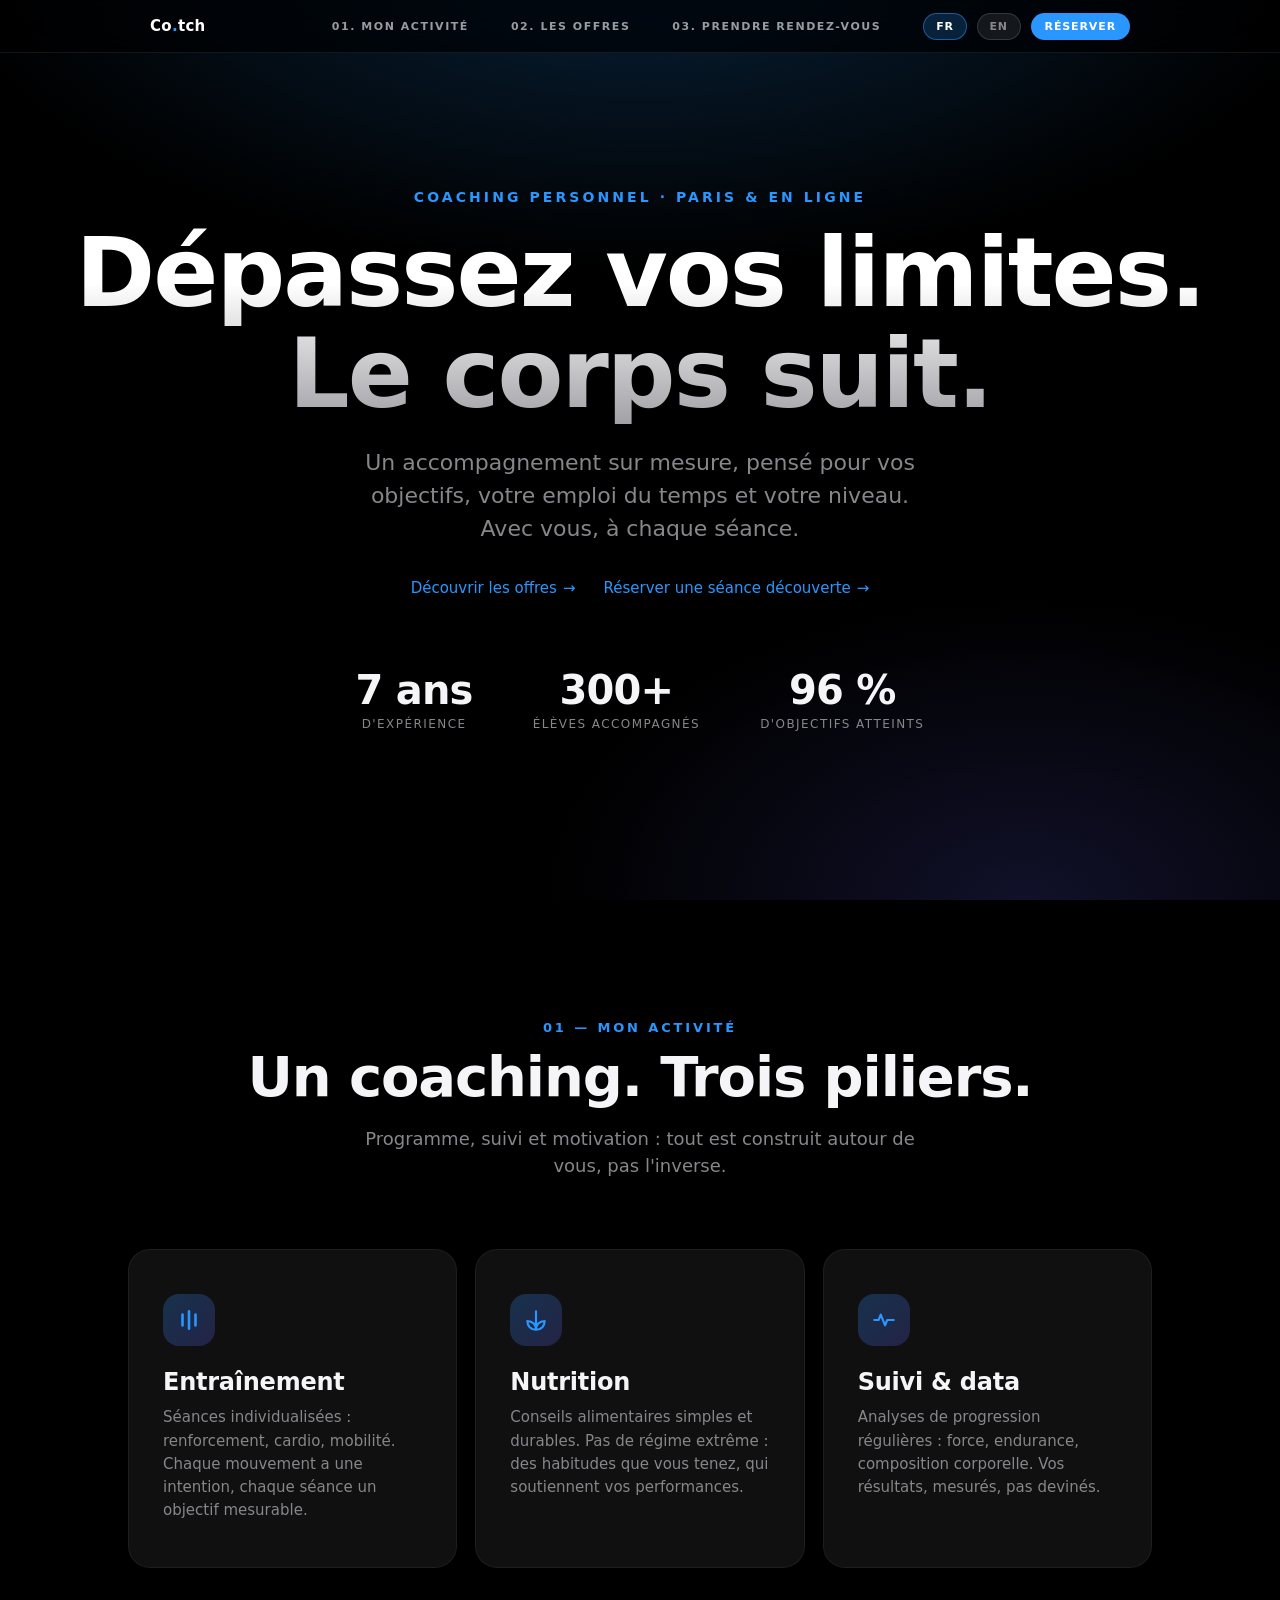
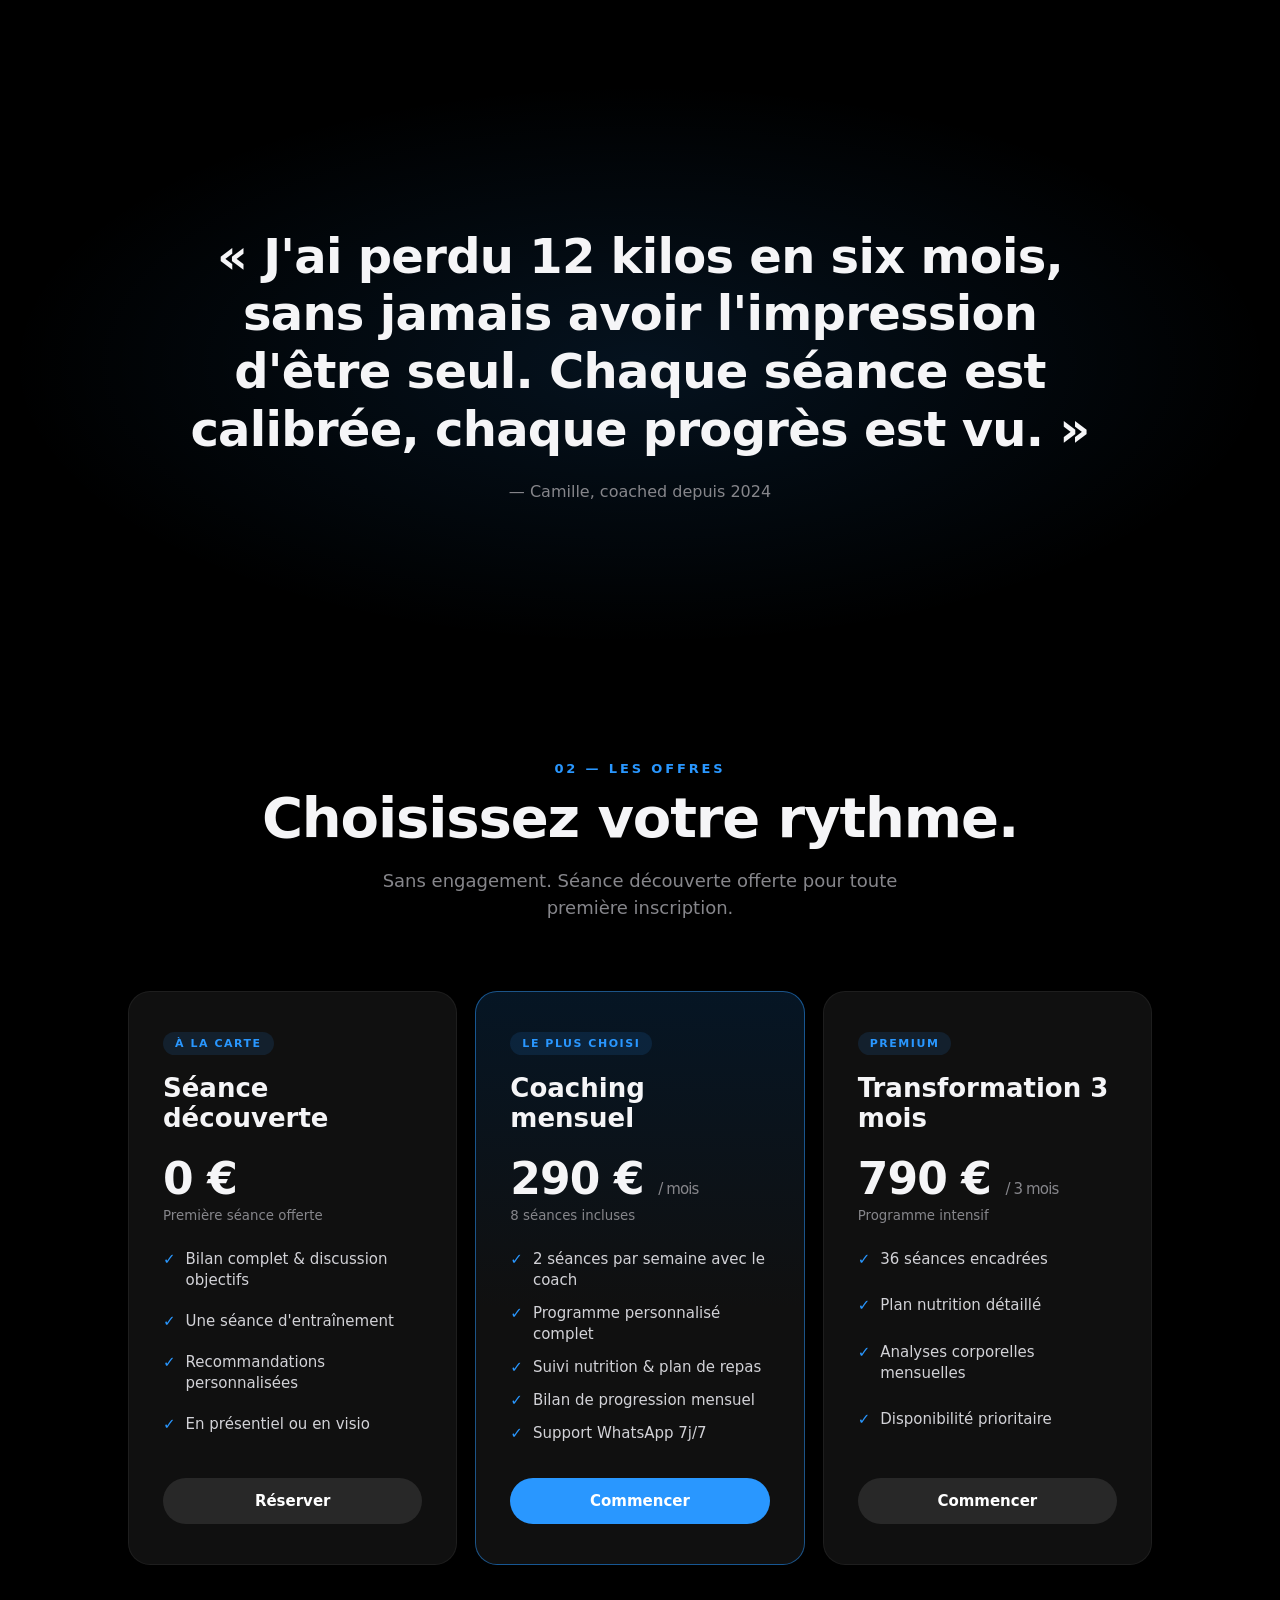
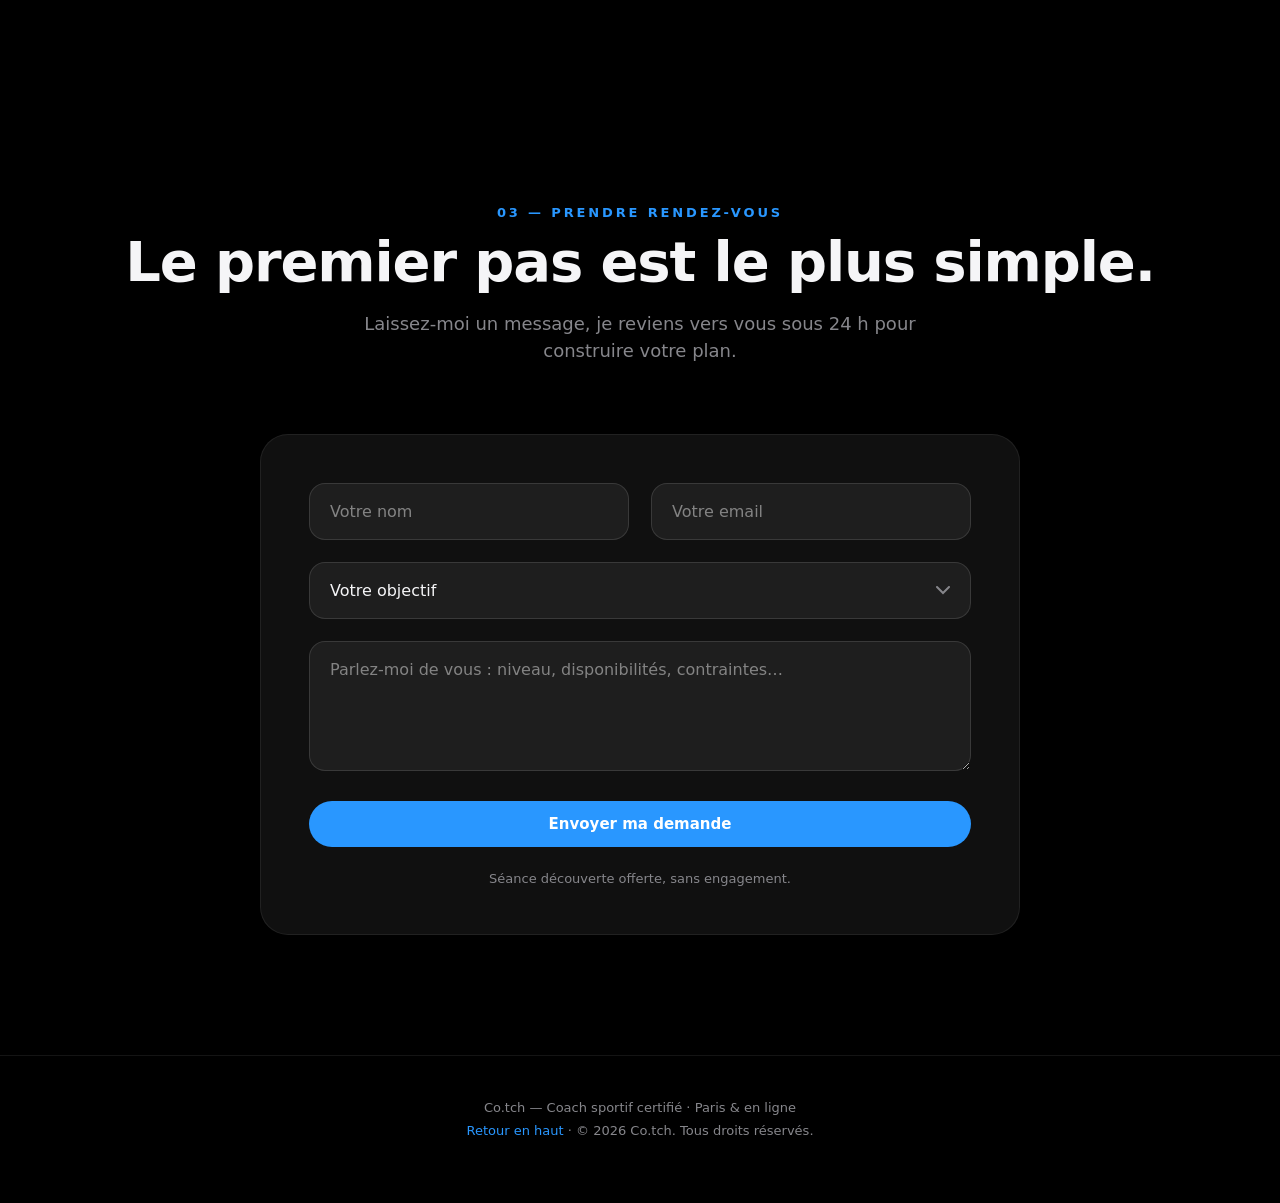
<file: coaching.html>
<!DOCTYPE html>
<html lang="fr">
<head>
<meta charset="UTF-8">
<meta name="viewport" content="width=device-width, initial-scale=1.0">
<title>Coatch — Votre coach sportif</title>
<style>
  :root {
    --bg: #000;
    --surface: #101010;
    --text: #f5f5f7;
    --muted: #86868b;
    --accent: #2997ff;
    --radius: 22px;
    font-family: -apple-system, BlinkMacSystemFont, "SF Pro Display", "Segoe UI", Inter, system-ui, sans-serif;
  }
  * { margin: 0; padding: 0; box-sizing: border-box; }
  html { scroll-behavior: smooth; }
  body { background: var(--bg); color: var(--text); -webkit-font-smoothing: antialiased; overflow-x: hidden; }
  a { color: inherit; text-decoration: none; }
  img { max-width: 100%; display: block; }

  header {
    position: fixed; top: 0; left: 0; right: 0; z-index: 100;
    backdrop-filter: saturate(180%) blur(20px);
    background: rgba(0,0,0,.72);
    border-bottom: 1px solid rgba(255,255,255,.08);
  }
  nav {
    max-width: 1024px; margin: 0 auto; padding: 0 22px;
    height: 52px; display: flex; align-items: center; justify-content: center; gap: 42px;
  }
  nav a {
    font-size: 11px; font-weight: 600; letter-spacing: .14em; text-transform: uppercase;
    color: rgba(255,255,255,.6); transition: color .25s;
  }
  nav a:hover { color: #fff; }
  .logo { font-weight: 700; font-size: 15px; letter-spacing: .02em; color: #fff; margin-right: auto; text-transform: none !important; letter-spacing: .02em !important; }
  .logo span { color: var(--accent); }

  .nav-right { display: flex; align-items: center; gap: 10px; }
  .burger {
    display: none; width: 40px; height: 40px; border: none; cursor: pointer;
    background: transparent; position: relative; z-index: 110; padding: 10px;
  }
  .burger span {
    display: block; width: 100%; height: 1.6px; background: #fff; border-radius: 2px;
    transition: transform .3s cubic-bezier(.2,.8,.2,1), opacity .2s;
  }
  .burger span + span { margin-top: 6px; }
  .burger.open span:nth-child(1) { transform: translateY(7.6px) rotate(45deg); }
  .burger.open span:nth-child(2) { opacity: 0; }
  .burger.open span:nth-child(3) { transform: translateY(-7.6px) rotate(-45deg); }
  .mobile-menu {
    position: fixed; top: 52px; left: 0; right: 0; z-index: 99;
    background: rgba(0,0,0,.9); backdrop-filter: saturate(180%) blur(20px);
    border-bottom: 1px solid rgba(255,255,255,.08);
    display: flex; flex-direction: column; padding: 14px 24px 22px; gap: 4px;
    transform: translateY(-8px); opacity: 0; pointer-events: none;
    transition: transform .35s cubic-bezier(.2,.8,.2,1), opacity .3s;
  }
  .mobile-menu.open { transform: none; opacity: 1; pointer-events: auto; }
  .mobile-menu a {
    font-size: 15px; font-weight: 600; letter-spacing: .02em; text-transform: none;
    color: var(--text); padding: 13px 6px; border-bottom: 1px solid rgba(255,255,255,.06);
  }
  .mobile-menu a:last-of-type { border-bottom: none; }
  .mobile-menu .m-cta { color: var(--accent); }
  @media (max-width: 720px) {
    nav > a[data-i18n] { display: none; }
    .burger { display: block; }
  }
  .cta-nav {
    font-size: 11px; font-weight: 600; color: #fff !important;
    background: var(--accent); padding: 7px 14px; border-radius: 980px;
    letter-spacing: .08em; text-transform: uppercase; transition: filter .2s;
  }
  .cta-nav:hover { filter: brightness(1.15); }
  .lang-switch {
    background: rgba(255,255,255,.08); border: 1px solid rgba(255,255,255,.14);
    color: var(--muted); font-family: inherit; font-size: 11px; font-weight: 600;
    letter-spacing: .06em; padding: 6px 12px; border-radius: 980px; cursor: pointer;
    transition: background .2s, color .2s; text-transform: uppercase;
  }
  .lang-switch:hover { background: rgba(255,255,255,.16); color: #fff; }
  .lang-switch.active { background: rgba(41,151,255,.2); color: #fff; border-color: rgba(41,151,255,.5); }

  section { padding: 120px 22px; }

  .hero {
    min-height: 100vh; display: flex; flex-direction: column;
    align-items: center; justify-content: center; text-align: center;
    background:
      radial-gradient(1200px 600px at 50% -10%, rgba(41,151,255,.25), transparent 60%),
      radial-gradient(800px 500px at 80% 100%, rgba(94,92,230,.18), transparent 60%),
      #000;
    padding-top: 140px;
  }
  .hero .eyebrow {
    font-size: 14px; font-weight: 600; letter-spacing: .22em; text-transform: uppercase;
    color: var(--accent); margin-bottom: 18px;
  }
  h1 {
    font-size: clamp(44px, 8vw, 96px); font-weight: 700; line-height: 1.05;
    letter-spacing: -.02em;
    background: linear-gradient(180deg, #fff 30%, #a1a1a6);
    -webkit-background-clip: text; background-clip: text; color: transparent;
  }
  .hero p.sub {
    margin-top: 22px; max-width: 560px; font-size: clamp(17px, 2.4vw, 22px);
    color: var(--muted); line-height: 1.5;
  }
  .hero-links { margin-top: 34px; display: flex; gap: 28px; flex-wrap: wrap; justify-content: center; }
  .link-pill {
    font-size: 15px; color: var(--accent); font-weight: 500;
    display: inline-flex; align-items: center; gap: 6px;
  }
  .link-pill:hover { text-decoration: underline; }
  .hero .stats {
    margin-top: 70px; display: flex; gap: 60px; flex-wrap: wrap; justify-content: center;
  }
  .hero .stats div { text-align: center; }
  .hero .stats .num { font-size: 40px; font-weight: 700; letter-spacing: -.02em; }
  .hero .stats .lbl { font-size: 12px; color: var(--muted); text-transform: uppercase; letter-spacing: .12em; margin-top: 4px; }

  .heading { text-align: center; margin-bottom: 70px; }
  .heading .eyebrow { font-size: 13px; font-weight: 600; letter-spacing: .22em; text-transform: uppercase; color: var(--accent); margin-bottom: 12px; }
  h2 { font-size: clamp(32px, 5vw, 56px); font-weight: 700; letter-spacing: -.02em; line-height: 1.08; }
  .heading p { margin: 18px auto 0; max-width: 560px; color: var(--muted); font-size: 18px; line-height: 1.5; }

  .grid {
    max-width: 1024px; margin: 0 auto; display: grid;
    grid-template-columns: repeat(auto-fit, minmax(280px, 1fr)); gap: 18px;
  }
  .card {
    background: var(--surface); border-radius: var(--radius); padding: 44px 34px;
    border: 1px solid rgba(255,255,255,.06);
    transition: transform .35s cubic-bezier(.2,.8,.2,1), border-color .35s;
  }
  .card:hover { transform: translateY(-8px); border-color: rgba(41,151,255,.4); }
  .card .icon {
    width: 52px; height: 52px; border-radius: 16px; display: grid; place-items: center;
    background: linear-gradient(135deg, rgba(41,151,255,.25), rgba(94,92,230,.25));
    margin-bottom: 22px;
  }
  .card h3 { font-size: 24px; font-weight: 600; letter-spacing: -.01em; margin-bottom: 10px; }
  .card p { color: var(--muted); font-size: 15px; line-height: 1.55; }

  .quote {
    text-align: center; padding: 140px 22px;
    background: radial-gradient(900px 400px at 50% 50%, rgba(41,151,255,.12), transparent 70%), #000;
  }
  .quote blockquote {
    font-size: clamp(28px, 4.5vw, 48px); font-weight: 600; letter-spacing: -.015em;
    line-height: 1.2; max-width: 900px; margin: 0 auto;
  }
  .quote cite { display: block; margin-top: 24px; font-style: normal; color: var(--muted); font-size: 16px; }

  .offers { display: grid; grid-template-columns: repeat(auto-fit, minmax(280px, 1fr)); gap: 18px; max-width: 1024px; margin: 0 auto; align-items: stretch; }
  .offer {
    background: var(--surface); border-radius: var(--radius); padding: 40px 34px;
    border: 1px solid rgba(255,255,255,.06); display: flex; flex-direction: column;
    transition: transform .35s cubic-bezier(.2,.8,.2,1), border-color .35s;
  }
  .offer:hover { transform: translateY(-8px); border-color: rgba(255,255,255,.18); }
  .offer.featured {
    background: linear-gradient(180deg, rgba(41,151,255,.14), rgba(16,16,16,1) 55%);
    border-color: rgba(41,151,255,.5);
  }
  .offer .tag {
    align-self: flex-start; font-size: 11px; font-weight: 600; letter-spacing: .14em;
    text-transform: uppercase; color: var(--accent); background: rgba(41,151,255,.12);
    padding: 5px 12px; border-radius: 980px; margin-bottom: 18px;
  }
  .offer h3 { font-size: 26px; font-weight: 600; margin-bottom: 6px; }
  .offer .price { font-size: 44px; font-weight: 700; letter-spacing: -.02em; margin: 14px 0 4px; }
  .offer .price small { font-size: 15px; font-weight: 400; color: var(--muted); }
  .offer ul { list-style: none; margin: 26px 0 34px; display: grid; gap: 12px; flex: 1; }
  .offer li { font-size: 15px; color: #d2d2d7; display: flex; gap: 10px; align-items: flex-start; line-height: 1.4; }
  .offer li::before { content: "✓"; color: var(--accent); font-weight: 700; }
  .btn {
    display: block; text-align: center; padding: 14px 0; border-radius: 980px;
    font-size: 15px; font-weight: 600; background: var(--accent); color: #fff;
    transition: filter .2s; cursor: pointer; border: none; font-family: inherit;
  }
  .btn:hover { filter: brightness(1.15); }
  .btn.ghost { background: rgba(255,255,255,.1); }
  .btn.ghost:hover { background: rgba(255,255,255,.16); }

  .rdv-wrap { max-width: 760px; margin: 0 auto; }
  .rdv {
    background: var(--surface); border: 1px solid rgba(255,255,255,.07);
    border-radius: 28px; padding: 48px;
    display: grid; grid-template-columns: 1fr 1fr; gap: 22px;
  }
  .rdv input, .rdv select, .rdv textarea {
    width: 100%; padding: 18px 20px; border-radius: 16px; font-size: 16px;
    background: rgba(255,255,255,.06); border: 1px solid rgba(255,255,255,.12);
    color: var(--text); outline: none; transition: border-color .25s;
    font-family: inherit;
  }
  .rdv input::placeholder, .rdv textarea::placeholder { color: rgba(255,255,255,.45); }
  .rdv input:focus, .rdv select:focus, .rdv textarea:focus { border-color: var(--accent); }
  .rdv select {
    appearance: none; -webkit-appearance: none;
    background-image: url("data:image/svg+xml,%3Csvg xmlns='http://www.w3.org/2000/svg' width='14' height='9' viewBox='0 0 14 9'%3E%3Cpath d='M1 1l6 6 6-6' stroke='%2386868b' stroke-width='2' fill='none' stroke-linecap='round'/%3E%3C/svg%3E");
    background-repeat: no-repeat; background-position: right 20px center;
    padding-right: 46px; cursor: pointer; color: var(--text);
  }
  .rdv select option, .rdv select optgroup { background: #101010; color: #f5f5f7; }
  .rdv select option:disabled { color: #86868b; }
  .rdv textarea { min-height: 130px; resize: vertical; }
  .rdv .full { grid-column: 1 / -1; }
  .rdv .btn { margin-top: 8px; }
  .form-note { grid-column: 1 / -1; font-size: 13px; color: var(--muted); text-align: center; margin-top: 2px; }
  @media (max-width: 640px) { .rdv { padding: 32px 22px; grid-template-columns: 1fr; } }
  .success {
    padding: 30px 10px; text-align: center; font-size: 22px; font-weight: 600;
    color: var(--accent); grid-column: 1 / -1;
  }

  footer {
    border-top: 1px solid rgba(255,255,255,.08); padding: 40px 22px 60px;
    color: var(--muted); font-size: 13px; text-align: center; line-height: 1.8;
  }
  footer a { color: var(--accent); }

  .reveal { opacity: 0; transform: translateY(28px); transition: opacity .8s, transform .8s cubic-bezier(.2,.8,.2,1); }
  .reveal.in { opacity: 1; transform: none; }
</style>
</head>
<body>

<header>
  <nav>
    <a href="#hero" class="logo">Co<span>.</span>tch</a>
    <a href="#activite" data-i18n="nav1">01. Mon activité</a>
    <a href="#offres" data-i18n="nav2">02. Les offres</a>
    <a href="#rdv" data-i18n="nav3">03. Prendre rendez-vous</a>
    <div class="nav-right">
      <button class="lang-switch" id="langFr" onclick="setLang('fr')">FR</button>
      <button class="lang-switch" id="langEn" onclick="setLang('en')">EN</button>
      <a href="#rdv" class="cta-nav" data-i18n="navCta">Réserver</a>
      <button class="burger" id="burger" aria-label="Menu" onclick="toggleMenu()">
        <span></span><span></span><span></span>
      </button>
    </div>
  </nav>
  <div class="mobile-menu" id="mobileMenu">
    <a href="#activite" data-i18n="nav1" onclick="toggleMenu()">01. Mon activité</a>
    <a href="#offres" data-i18n="nav2" onclick="toggleMenu()">02. Les offres</a>
    <a href="#rdv" class="m-cta" data-i18n="nav3" onclick="toggleMenu()">03. Prendre rendez-vous</a>
  </div>
</header>

<section class="hero" id="hero">
  <div class="eyebrow" data-i18n="heroEyebrow">Coaching personnel · Paris &amp; en ligne</div>
  <h1><span data-i18n="heroTitle1">Dépassez vos limites.</span><br><span data-i18n="heroTitle2">Le corps suit.</span></h1>
  <p class="sub" data-i18n="heroSub">Un accompagnement sur mesure, pensé pour vos objectifs, votre emploi du temps et votre niveau. Avec vous, à chaque séance.</p>
  <div class="hero-links">
    <a href="#offres" class="link-pill"><span data-i18n="heroLink1">Découvrir les offres</span> →</a>
    <a href="#rdv" class="link-pill"><span data-i18n="heroLink2">Réserver une séance découverte</span> →</a>
  </div>
  <div class="stats">
    <div><div class="num" data-i18n="stat1">7 ans</div><div class="lbl" data-i18n="stat1l">d'expérience</div></div>
    <div><div class="num">300+</div><div class="lbl" data-i18n="stat2l">élèves accompagnés</div></div>
    <div><div class="num">96 %</div><div class="lbl" data-i18n="stat3l">d'objectifs atteints</div></div>
  </div>
</section>

<section id="activite">
  <div class="heading reveal">
    <div class="eyebrow" data-i18n="actEyebrow">01 — Mon activité</div>
    <h2 data-i18n="actTitle">Un coaching. Trois piliers.</h2>
    <p data-i18n="actSub">Programme, suivi et motivation : tout est construit autour de vous, pas l'inverse.</p>
  </div>
  <div class="grid">
    <div class="card reveal">
      <div class="icon"><svg width="26" height="26" viewBox="0 0 24 24" fill="none"><path d="M6 7v10M12 4v16M18 7v10" stroke="#2997ff" stroke-width="2.4" stroke-linecap="round"/></svg></div>
      <h3 data-i18n="card1t">Entraînement</h3>
      <p data-i18n="card1p">Séances individualisées : renforcement, cardio, mobilité. Chaque mouvement a une intention, chaque séance un objectif mesurable.</p>
    </div>
    <div class="card reveal">
      <div class="icon"><svg width="26" height="26" viewBox="0 0 24 24" fill="none"><path d="M12 21c-5 0-8-3.5-8-8 5 0 8 3.5 8 8Zm0 0c5 0 8-3.5 8-8-5 0-8 3.5-8 8Zm0-4V4" stroke="#2997ff" stroke-width="2" stroke-linecap="round" stroke-linejoin="round"/></svg></div>
      <h3 data-i18n="card2t">Nutrition</h3>
      <p data-i18n="card2p">Conseils alimentaires simples et durables. Pas de régime extrême : des habitudes que vous tenez, qui soutiennent vos performances.</p>
    </div>
    <div class="card reveal">
      <div class="icon"><svg width="26" height="26" viewBox="0 0 24 24" fill="none"><path d="M3 12h4l2-5 4 10 2-5h6" stroke="#2997ff" stroke-width="2" stroke-linecap="round" stroke-linejoin="round"/></svg></div>
      <h3 data-i18n="card3t">Suivi &amp; data</h3>
      <p data-i18n="card3p">Analyses de progression régulières : force, endurance, composition corporelle. Vos résultats, mesurés, pas devinés.</p>
    </div>
  </div>
</section>

<section class="quote">
  <blockquote class="reveal" data-i18n="quote">« J'ai perdu 12 kilos en six mois, sans jamais avoir l'impression d'être seul. Chaque séance est calibrée, chaque progrès est vu. »</blockquote>
  <cite class="reveal" data-i18n="quoteCite">— Camille, coached depuis 2024</cite>
</section>

<section id="offres">
  <div class="heading reveal">
    <div class="eyebrow" data-i18n="offEyebrow">02 — Les offres</div>
    <h2 data-i18n="offTitle">Choisissez votre rythme.</h2>
    <p data-i18n="offSub">Sans engagement. Séance découverte offerte pour toute première inscription.</p>
  </div>
  <div class="offers">
    <div class="offer reveal">
      <div class="tag" data-i18n="off1tag">À la carte</div>
      <h3 data-i18n="off1t">Séance découverte</h3>
      <div class="price">0 €</div>
      <small style="color:var(--muted)" data-i18n="off1s">Première séance offerte</small>
      <ul>
        <li data-i18n="off1i1">Bilan complet &amp; discussion objectifs</li>
        <li data-i18n="off1i2">Une séance d'entraînement</li>
        <li data-i18n="off1i3">Recommandations personnalisées</li>
        <li data-i18n="off1i4">En présentiel ou en visio</li>
      </ul>
      <a href="#rdv" class="btn ghost" data-i18n="btnBook">Réserver</a>
    </div>
    <div class="offer featured reveal">
      <div class="tag" data-i18n="off2tag">Le plus choisi</div>
      <h3 data-i18n="off2t">Coaching mensuel</h3>
      <div class="price">290 € <small data-i18n="perMonth">/ mois</small></div>
      <small style="color:var(--muted)" data-i18n="off2s">8 séances incluses</small>
      <ul>
        <li data-i18n="off2i1">2 séances par semaine avec le coach</li>
        <li data-i18n="off2i2">Programme personnalisé complet</li>
        <li data-i18n="off2i3">Suivi nutrition &amp; plan de repas</li>
        <li data-i18n="off2i4">Bilan de progression mensuel</li>
        <li data-i18n="off2i5">Support WhatsApp 7j/7</li>
      </ul>
      <a href="#rdv" class="btn" data-i18n="btnStart">Commencer</a>
    </div>
    <div class="offer reveal">
      <div class="tag">Premium</div>
      <h3 data-i18n="off3t">Transformation 3 mois</h3>
      <div class="price">790 € <small data-i18n="per3m">/ 3 mois</small></div>
      <small style="color:var(--muted)" data-i18n="off3s">Programme intensif</small>
      <ul>
        <li data-i18n="off3i1">36 séances encadrées</li>
        <li data-i18n="off3i2">Plan nutrition détaillé</li>
        <li data-i18n="off3i3">Analyses corporelles mensuelles</li>
        <li data-i18n="off3i4">Disponibilité prioritaire</li>
      </ul>
      <a href="#rdv" class="btn ghost" data-i18n="btnStart">Commencer</a>
    </div>
  </div>
</section>

<section id="rdv">
  <div class="heading reveal">
    <div class="eyebrow" data-i18n="rdvEyebrow">03 — Prendre rendez-vous</div>
    <h2 data-i18n="rdvTitle">Le premier pas est le plus simple.</h2>
    <p data-i18n="rdvSub">Laissez-moi un message, je reviens vers vous sous 24 h pour construire votre plan.</p>
  </div>
  <div class="rdv-wrap reveal">
    <form class="rdv" id="rdvForm">
      <input class="half" type="text" id="fName" placeholder="Votre nom" required>
      <input class="half" type="email" id="fEmail" placeholder="Votre email" required>
      <select class="full" id="fGoal" required>
        <option value="" disabled selected data-i18n="goalPh">Votre objectif</option>
        <option data-i18n="goal1">Perte de poids</option>
        <option data-i18n="goal2">Prise de masse</option>
        <option data-i18n="goal3">Remise en forme</option>
        <option data-i18n="goal4">Préparation compétition</option>
      </select>
      <textarea class="full" id="fMsg" placeholder="Parlez-moi de vous : niveau, disponibilités, contraintes…"></textarea>
      <button type="submit" class="btn full" data-i18n="send">Envoyer ma demande</button>
      <p class="form-note" data-i18n="formNote">Séance découverte offerte, sans engagement.</p>
    </form>
  </div>
</section>

<footer>
  <span data-i18n="foot1">Co.tch — Coach sportif certifié · Paris &amp; en ligne</span><br>
  <a href="#hero" data-i18n="foot2">Retour en haut</a> · © 2026 Co.tch. <span data-i18n="foot3">Tous droits réservés.</span>
</footer>

<script>
  const I18N = {
    fr: {},
    en: {
      nav1: "01. My services",
      nav2: "02. Plans & pricing",
      nav3: "03. Book a session",
      navCta: "Book now",
      heroEyebrow: "Personal coaching · Paris & online",
      heroTitle1: "Push your limits.",
      heroTitle2: "Your body follows.",
      heroSub: "Tailored coaching designed around your goals, your schedule and your level. With you, every single session.",
      heroLink1: "Explore the plans",
      heroLink2: "Book a free discovery session",
      stat1: "7 yrs",
      stat1l: "of experience",
      stat2l: "clients coached",
      stat3l: "of goals reached",
      actEyebrow: "01 — My services",
      actTitle: "One coach. Three pillars.",
      actSub: "Program, tracking and motivation: everything is built around you — not the other way around.",
      card1t: "Training",
      card1p: "Fully personalized sessions: strength, cardio, mobility. Every movement has a purpose, every session a measurable goal.",
      card2t: "Nutrition",
      card2p: "Simple, sustainable nutrition habits. No extreme diets — just habits you can keep, that fuel your performance.",
      card3t: "Tracking & data",
      card3p: "Regular progress reviews: strength, endurance, body composition. Your results, measured — never guessed.",
      quote: "“I lost 12 kilos in six months, never feeling alone. Every session is calibrated, every bit of progress is seen.”",
      quoteCite: "— Camille, coached since 2024",
      offEyebrow: "02 — Plans & pricing",
      offTitle: "Pick your pace.",
      offSub: "No commitment. Free discovery session with every first signup.",
      off1tag: "Pay as you go",
      off1t: "Discovery session",
      off1s: "First session free",
      off1i1: "Full assessment & goal discussion",
      off1i2: "One training session",
      off1i3: "Personalized recommendations",
      off1i4: "In person or online",
      off2tag: "Most popular",
      off2t: "Monthly coaching",
      perMonth: "/ month",
      off2s: "8 sessions included",
      off2i1: "2 sessions per week with your coach",
      off2i2: "Complete personalized program",
      off2i3: "Nutrition tracking & meal plan",
      off2i4: "Monthly progress review",
      off2i5: "WhatsApp support 7 days a week",
      off3t: "3-month transformation",
      per3m: "/ 3 months",
      off3s: "Intensive program",
      off3i1: "36 coached sessions",
      off3i2: "Detailed nutrition plan",
      off3i3: "Monthly body composition analysis",
      off3i4: "Priority availability",
      btnBook: "Book",
      btnStart: "Get started",
      rdvEyebrow: "03 — Book a session",
      rdvTitle: "The first step is the easiest one.",
      rdvSub: "Drop me a message — I'll get back to you within 24 hours to build your plan.",
      goalPh: "Your goal",
      goal1: "Weight loss",
      goal2: "Muscle gain",
      goal3: "Getting back in shape",
      goal4: "Competition prep",
      send: "Send my request",
      formNote: "Free discovery session, no commitment.",
      successMsg: "Thank you! Your request has been sent. I'll reply within 24 h. 🏋️",
      foot1: "Co.tch — Certified personal trainer · Paris & online",
      foot2: "Back to top",
      foot3: "All rights reserved."
    }
  };
  document.querySelectorAll('[data-i18n]').forEach(el => { I18N.fr[el.dataset.i18n] = el.innerHTML; });

  function setLang(lang) {
    document.documentElement.lang = lang;
    document.querySelectorAll('[data-i18n]').forEach(el => {
      const key = el.dataset.i18n;
      const dict = I18N[lang] || I18N.fr;
      if (dict[key] !== undefined) el.innerHTML = dict[key];
    });
    document.getElementById('langFr').classList.toggle('active', lang === 'fr');
    document.getElementById('langEn').classList.toggle('active', lang === 'en');
    // placeholders are not data-i18n nodes
    document.getElementById('fName').placeholder = lang === 'en' ? 'Your name' : 'Votre nom';
    document.getElementById('fEmail').placeholder = lang === 'en' ? 'Your email' : 'Votre email';
    document.getElementById('fMsg').placeholder = lang === 'en'
      ? 'Tell me about yourself: level, availability, constraints…'
      : 'Parlez-moi de vous : niveau, disponibilités, contraintes…';
    window.currentLang = lang;
  }
  setLang('fr');

  document.getElementById('rdvForm').addEventListener('submit', function (e) {
    e.preventDefault();
    const lang = window.currentLang || 'fr';
    const msg = lang === 'en' ? I18N.en.successMsg : 'Merci ! Votre demande est envoyée. Je vous réponds sous 24 h. 🏋️';
    const p = document.createElement('p');
    p.className = 'success';
    p.textContent = msg;
    this.replaceChildren(p);
  });

  function toggleMenu() {
    document.getElementById('burger').classList.toggle('open');
    document.getElementById('mobileMenu').classList.toggle('open');
  }

  const io = new IntersectionObserver((entries) => {
    entries.forEach(e => { if (e.isIntersecting) e.target.classList.add('in'); });
  }, { threshold: 0.15 });
  document.querySelectorAll('.reveal').forEach((el, i) => {
    el.style.transitionDelay = (i % 3) * 90 + 'ms';
    io.observe(el);
  });
</script>
</body>
</html>
</file>
